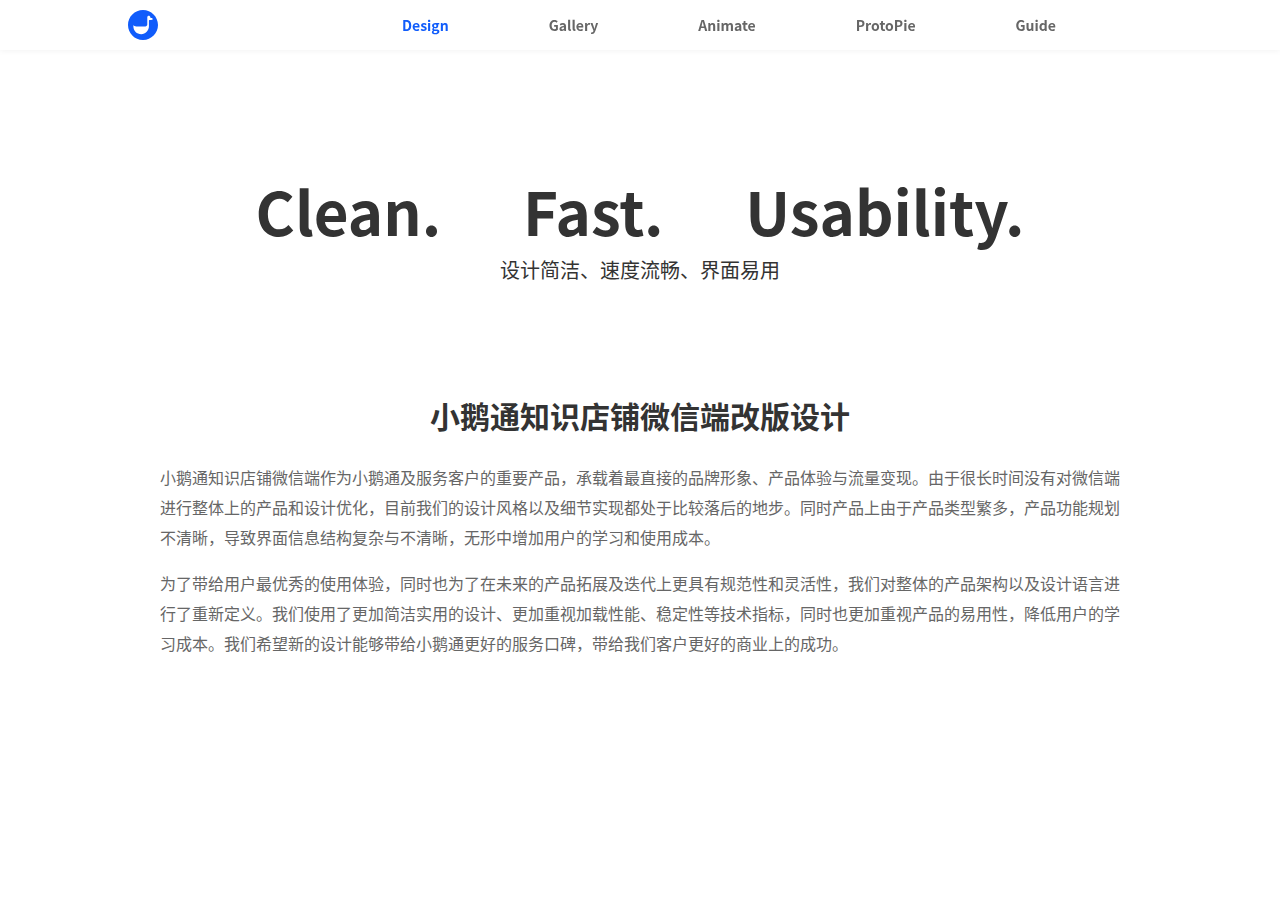
<file: index.html>
<!DOCTYPE html>
<html lang="en" dir="ltr">
  <head>
    <meta charset="utf-8">
    <title>XIAOE WECHAT</title>
    <link rel="stylesheet" href="css/animate.css">
    <link rel="stylesheet" href="css/reset.css">
    <link rel="stylesheet" href="css/style.css">
  </head>
  <body>
      <div class="top_nav">
          <div class="menu_warp">
              <img class="brand_logo" src="img/brand_logo.svg" alt="">
              <ul>
                <li class="active"><a href="index.html">Design</a></li>
                <li><a href="gallery.html">Gallery</a></li>
                <li><a href="animate.html">Animate</a></li>
                <li>ProtoPie</li>
                <li><a href="guide.html">Guide</a></li>
              </ul>
          </div>
      </div>
      <div class="slogan">
        <h1>Clean.&nbsp;&nbsp;&nbsp;&nbsp;&nbsp;&nbsp;Fast.&nbsp;&nbsp;&nbsp;&nbsp;&nbsp;&nbsp;Usability.</h1>
        <p>设计简洁、速度流畅、界面易用</p>
      </div>
      <div class="intro">
        <h2>小鹅通知识店铺微信端改版设计</h2>
        </br>
        </br>
        <p>小鹅通知识店铺微信端作为小鹅通及服务客户的重要产品，承载着最直接的品牌形象、产品体验与流量变现。由于很长时间没有对微信端进行整体上的产品和设计优化，目前我们的设计风格以及细节实现都处于比较落后的地步。同时产品上由于产品类型繁多，产品功能规划不清晰，导致界面信息结构复杂与不清晰，无形中增加用户的学习和使用成本。</p>
        </br>
        <p>为了带给用户最优秀的使用体验，同时也为了在未来的产品拓展及迭代上更具有规范性和灵活性，我们对整体的产品架构以及设计语言进行了重新定义。我们使用了更加简洁实用的设计、更加重视加载性能、稳定性等技术指标，同时也更加重视产品的易用性，降低用户的学习成本。我们希望新的设计能够带给小鹅通更好的服务口碑，带给我们客户更好的商业上的成功。</p>
      </div>
  </body>
</html>
</file>
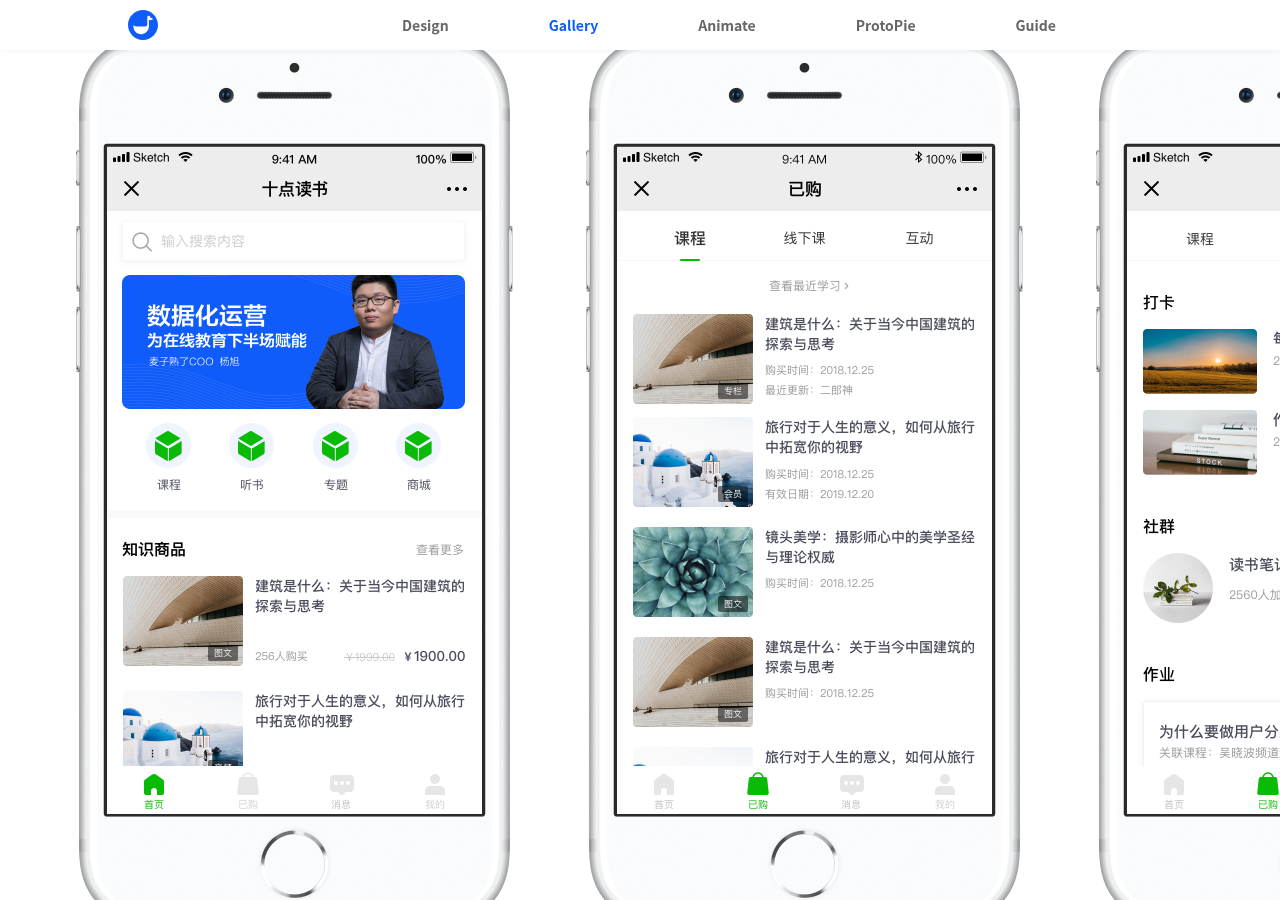
<file: gallery.html>
<!DOCTYPE html>
<html lang="en" dir="ltr">
  <head>
    <meta charset="utf-8">
    <title>XIAOE WECHAT</title>
    <link rel="stylesheet" href="css/animate.css">
    <link rel="stylesheet" href="css/reset.css">
    <link rel="stylesheet" href="css/style.css">
  </head>
  <body>
      <div class="top_nav">
          <div class="menu_warp">
              <img class="brand_logo" src="img/brand_logo.svg" alt="">
              <ul>
                <li><a href="index.html">Design</a></li>
                <li class="active"><a href="gallery.html">Gallery</a></li>
                <li><a href="animate.html">Animate</a></li>
                <li>ProtoPie</li>
                <li><a href="guide.html">Guide</a></li>
              </ul>
          </div>
      </div>
      <div class="content">
        <div class="artbord_warp">
          <div class="artbord_position">
              <div class="artbord_home_tab"><img src="img/home.png" title="首页"></div>
              <div class="artbord_top"><img src="img/home_top.png" alt=""></div>
              <div class="artbord_bot"><img src="img/home_bot.png" alt=""></div>
          </div>
        </div>
        <div class="artbord_warp">
          <div class="artbord_position">
              <div class="artbord_buy_lesson_tab"><img src="img/buy_lesson.png" title="已购_课程"></div>
              <div class="artbord_top"><img src="img/buy_lesson_top.png" alt=""></div>
              <div class="artbord_bot"><img src="img/buy_bot.png" alt=""></div>
          </div>
        </div>
          <div class="artbord_warp">
            <div class="artbord_position">
              <div class="artbord_buy_tab"><img src="img/buy.png" title="已购_互动"></div>
              <div class="artbord_top"><img src="img/buy_top.png" alt=""></div>
              <div class="artbord_bot"><img src="img/buy_bot.png" alt=""></div>
            </div>
          </div>
          <div class="artbord_warp">
            <div class="artbord_position">
              <div class="artbord_info_tab"><img src="img/info.png" title="消息"></div>
              <div class="artbord_top"><img src="img/info_top.png" alt=""></div>
              <div class="artbord_bot"><img src="img/info_bot.png" alt=""></div>
            </div>
          </div>
          <div class="artbord_warp">
            <div class="artbord_position">
              <div class="artbord_account_tab"><img src="img/account.png" title="我的"></div>
              <div class="artbord_top"><img src="img/account_top.png" alt=""></div>
              <div class="artbord_bot"><img src="img/account_bot.png" alt=""></div>
            </div>
          </div>
          <div class="artbord_warp">
            <div class="artbord_position">
              <div class="artbord_search"><img src="img/search.png" title="搜索交互"></div>
            </div>
          </div>
          <!-- <div class="artbord_warp">
            <div class="artbord_position">
              <div class="artbord_imgtxt_front"><img src="img/imgtxt_front.png" title="图文_购买前_拼团"></div>
              <div class="artbord_top"><img src="img/imgtxt_front_top.png" alt=""></div>
              <div class="artbord_bot_imgtext"><img src="img/imgtxt_front_bot.png" alt=""></div>
            </div>
          </div>
          <div class="artbord_warp">
            <div class="artbord_position">
              <div class="artbord_imgtxt_frontcommon"><img src="img/imgtxt_front.png" title="图文_购买前_常规"></div>
              <div class="artbord_top"><img src="img/imgtxt_front_top.png" alt=""></div>
              <div class="artbord_bot_imgtext"><img src="img/imgtxt_froncommont_bot.png" alt=""></div>
            </div>
          </div>
          <div class="artbord_warp">
            <div class="artbord_position">
              <div class="artbord_imgtxt_frontcommon_green"><img src="img/imgtxt_front_green.png" title="图文_购买前_常规"></div>
              <div class="artbord_top"><img src="img/imgtxt_front_top.png" alt=""></div>
              <div class="artbord_bot_imgtext"><img src="img/imgtxt_front_green_bot.png" alt=""></div>
            </div>
          </div>
          <div class="artbord_warp">
            <div class="artbord_position">
              <div class="artbord_imgtxt_end"><img src="img/imgtxt_end.png" title="图文_购买后"></div>
              <div class="artbord_top"><img src="img/imgtxt_front_top.png" alt=""></div>
              <div class="artbord_bot_imgtext"><img src="img/imgtxt_end_bot.png" alt=""></div>
            </div>
          </div>
          <div class="artbord_warp">
            <div class="artbord_position">
              <div class="artbord_imgtxt_comment"><img src="img/imgtxt_comment.png" title="图文_评论"></div>
              <div class="artbord_top"><img src="img/imgtxt_front_top.png" alt=""></div>
              <div class="artbord_bot_imgtext"><img src="img/imgtxt_end_bot.png" alt=""></div>
            </div>
          </div>
          <div class="artbord_warp">
            <div class="artbord_position">
              <div class="artbord_comment"><img src="img/comment.png" title="图文_评论交互"></div>
            </div>
          </div>
          <div class="artbord_warp">
            <div class="artbord_position">
              <div class="artbord_imgtxt_recommend"><img src="img/imgtxt_recommend.png" title="图文_相关推荐"></div>
              <div class="artbord_top"><img src="img/imgtxt_front_top.png" alt=""></div>
              <div class="artbord_bot_imgtext"><img src="img/imgtxt_end_bot.png" alt=""></div>
            </div>
          </div>
          <div class="artbord_warp">
            <div class="artbord_position">
              <div class="artbord_voice_style1"><img src="img/vocie_style1.png" title="音频_样式1"></div>
              <div class="artbord_top"><img src="img/imgtxt_front_top.png" alt=""></div>
              <div class="artbord_bot_imgtext"><img src="img/vocie_end_bot.png" alt=""></div>
            </div>
          </div>
          <div class="artbord_warp">
            <div class="artbord_position">
              <div class="artbord_voice_style2"><img src="img/vocie_style2.png" title="音频_样式2"></div>
              <div class="artbord_top"><img src="img/imgtxt_front_top.png" alt=""></div>
              <div class="artbord_bot_imgtext"><img src="img/vocie_end_bot.png" alt=""></div>
            </div>
          </div>
          <div class="artbord_warp">
            <div class="artbord_position">
              <div class="artbord_voice_window"><img src="img/vocie_window.png" title="音频_课程目录交互"></div>
            </div>
          </div>
          <div class="artbord_warp">
            <div class="artbord_position">
              <div class="artbord_video_front"><img src="img/video_front.png" title="视频_购买前"></div>
              <div class="artbord_top"><img src="img/video_front_top.png" alt=""></div>
              <div class="artbord_bot_imgtext"><img src="img/video_front_bot.png" alt=""></div>
            </div>
          </div>
          <div class="artbord_warp">
            <div class="artbord_position">
              <div class="artbord_video_end"><img src="img/video_end.png" title="视频_购买后"></div>
              <div class="artbord_top"><img src="img/video_front_top.png" alt=""></div>
              <div class="artbord_bot_imgtext"><img src="img/video_end_bot.png" alt=""></div>
            </div>
          </div>
          <div class="artbord_warp">
            <div class="artbord_position">
              <div class="artbord_live_front"><img src="img/live_front.png" title="直播_购买前"></div>
              <div class="artbord_top"><img src="img/video_front_top.png" alt=""></div>
              <div class="artbord_bot_imgtext"><img src="img/video_front_bot.png" alt=""></div>
            </div>
          </div>
          <div class="artbord_warp">
            <div class="artbord_position">
              <div class="artbord_live_end_join"><img src="img/live_end_join.png" title="直播_购买后_进入直播"></div>
              <div class="artbord_top"><img src="img/video_front_top.png" alt=""></div>
              <div class="artbord_bot_imgtext"><img src="img/live_end_join_bot.png" alt=""></div>
            </div>
          </div>
          <div class="artbord_warp">
            <div class="artbord_position">
              <div class="artbord_live_end_replay"><img src="img/live_end_replay.png" title="直播_购买后_进入回看"></div>
              <div class="artbord_top"><img src="img/video_front_top.png" alt=""></div>
              <div class="artbord_bot_imgtext"><img src="img/live_end_replay_bot.png" alt=""></div>
            </div>
          </div>
          <div class="artbord_warp">
            <div class="artbord_position">
              <div class="artbord_ebook_front"><img src="img/ebook_front.png" title="电子书_购买前"></div>
              <div class="artbord_top"><img src="img/video_front_top.png" alt=""></div>
              <div class="artbord_bot_imgtext"><img src="img/ebook_front_bot.png" alt=""></div>
            </div>
          </div>
          <div class="artbord_warp">
            <div class="artbord_position">
              <div class="artbord_ebook_end"><img src="img/ebook_end.png" title="电子书_购买前"></div>
              <div class="artbord_top"><img src="img/video_front_top.png" alt=""></div>
              <div class="artbord_bot_imgtext"><img src="img/ebook_end_bot.png" alt=""></div>
            </div>
          </div> -->
      </div>
  </body>
</html>
</file>
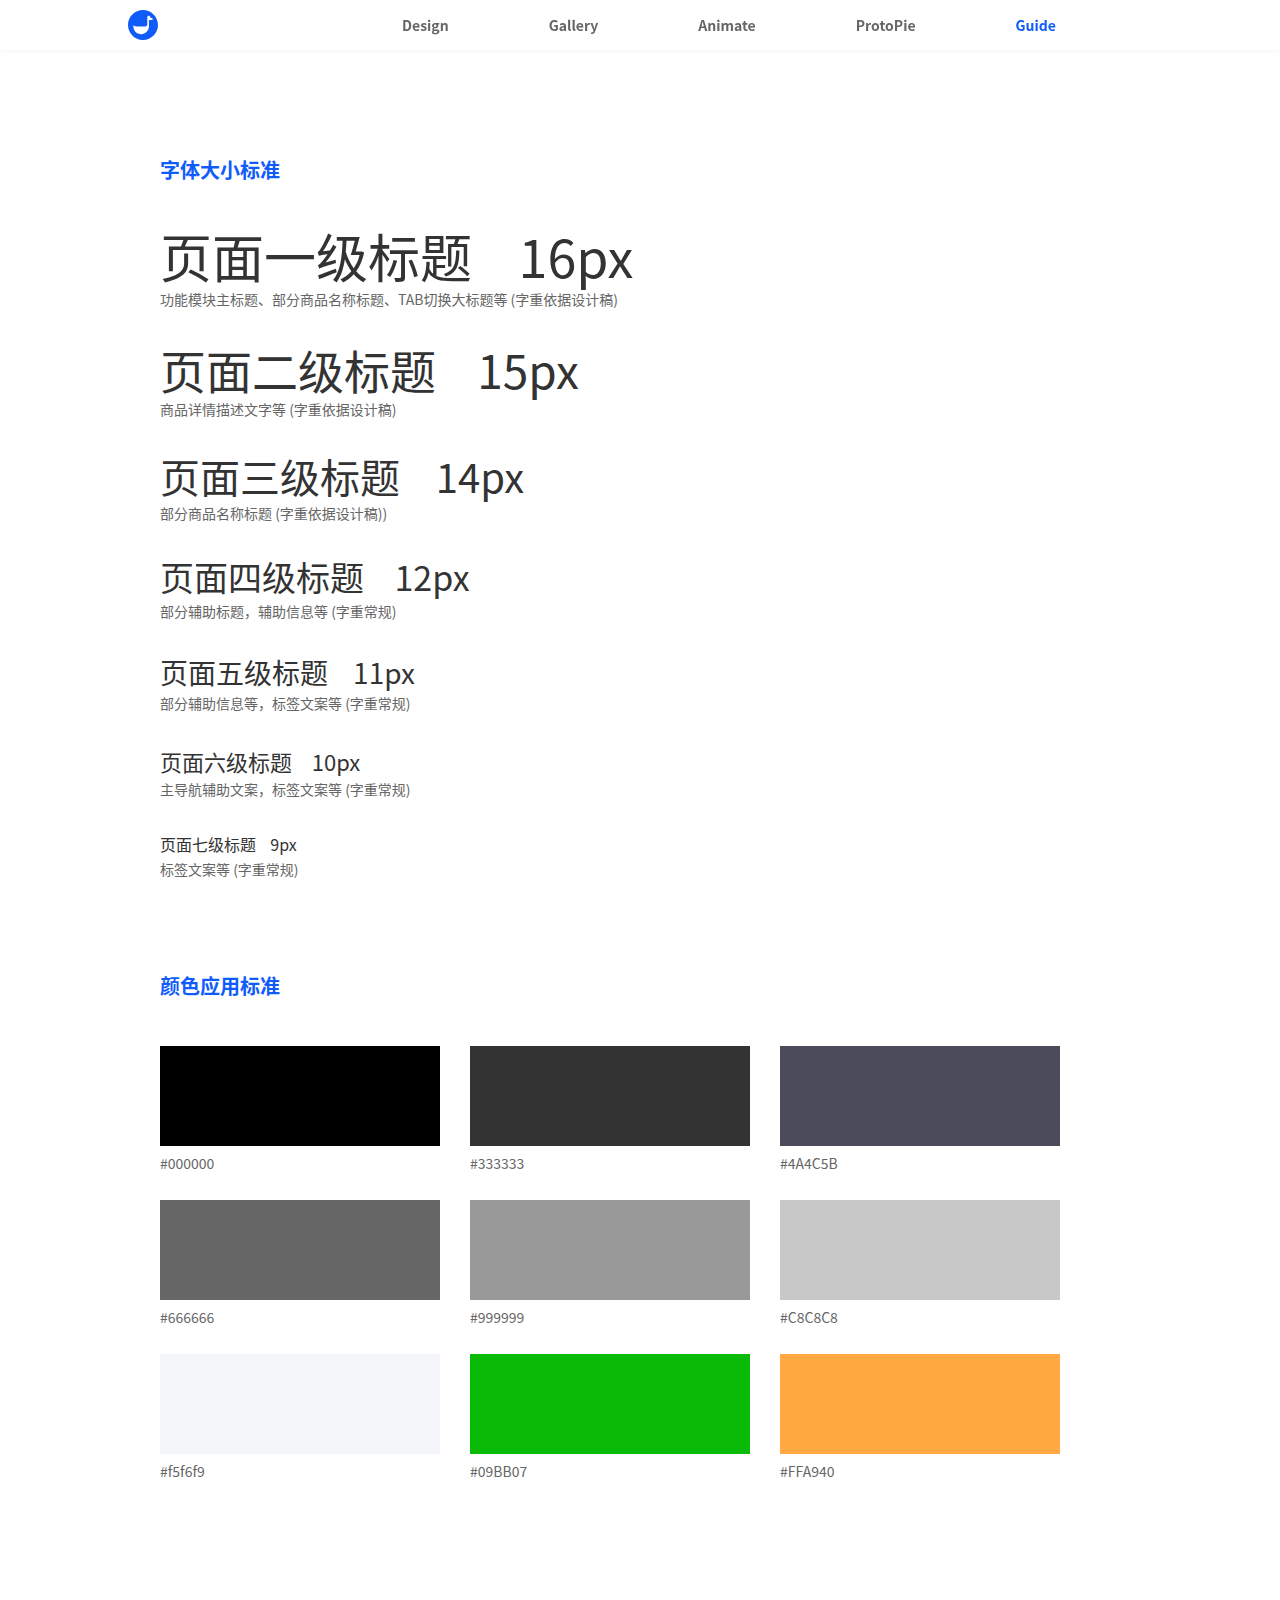
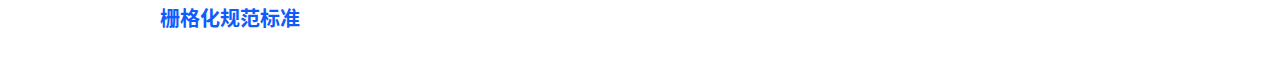
<file: guide.html>
<!DOCTYPE html>
<html lang="en" dir="ltr">
  <head>
    <meta charset="utf-8">
    <title>XIAOE WECHAT</title>
    <link rel="stylesheet" href="css/animate.css">
    <link rel="stylesheet" href="css/reset.css">
    <link rel="stylesheet" href="css/style.css">
  </head>
  <body>
      <div class="top_nav">
          <div class="menu_warp">
              <img class="brand_logo" src="img/brand_logo.svg" alt="">
              <ul>
                <li><a href="index.html">Design</a></li>
                <li><a href="gallery.html">Gallery</a></li>
                <li><a href="animate.html">Animate</a></li>
                <li>ProtoPie</li>
                <li class="active"><a href="guide.html">Guide</a></li>
              </ul>
          </div>
      </div>
      <div class="content_guide">
        <h2>字体大小标准</h2>
        <div class="font52">页面一级标题&nbsp;&nbsp;&nbsp;&nbsp;16px</div>
        <p>功能模块主标题、部分商品名称标题、TAB切换大标题等 (字重依据设计稿) </p>
        <div class="font46">页面二级标题&nbsp;&nbsp;&nbsp;&nbsp;15px</div>
        <p>商品详情描述文字等 (字重依据设计稿) </p>
        <div class="font40">页面三级标题&nbsp;&nbsp;&nbsp;&nbsp;14px</div>
        <p>部分商品名称标题 (字重依据设计稿)) </p>
        <div class="font34">页面四级标题&nbsp;&nbsp;&nbsp;&nbsp;12px</div>
        <p>部分辅助标题，辅助信息等 (字重常规) </p>
        <div class="font28">页面五级标题&nbsp;&nbsp;&nbsp;&nbsp;11px</div>
        <p>部分辅助信息等，标签文案等 (字重常规)</p>
        <div class="font22">页面六级标题&nbsp;&nbsp;&nbsp;&nbsp;10px</div>
        <p>主导航辅助文案，标签文案等 (字重常规)</p>
        <div class="font16">页面七级标题&nbsp;&nbsp;&nbsp;&nbsp;9px</div>
        <p>标签文案等 (字重常规)</p>
        <h2>颜色应用标准</h2>
        <div class="color_warp">
          <ul>
            <li>
              <div class="color_1"></div>
              <p>#000000</p>
            </li>
            <li>
              <div class="color_2"></div>
              <p>#333333</p>
            </li>
            <li>
              <div class="color_3"></div>
              <p>#4A4C5B</p>
            </li>
            <li>
              <div class="color_4"></div>
              <p>#666666</p>
            </li>
            <li>
              <div class="color_5"></div>
              <p>#999999</p>
            </li>
            <li>
              <div class="color_6"></div>
              <p>#C8C8C8</p>
            </li>
            <li>
              <div class="color_7"></div>
              <p>#f5f6f9</p>
            </li>
            <li>
              <div class="color_8"></div>
              <p>#09BB07</p>
            </li>
            <li>
              <div class="color_9"></div>
              <p>#FFA940</p>
            </li>
          </ul>
        </div>
        <h2>栅格化规范标准</h2>
        <div class="layout_warp">
        </div>
      </div>
  </body>
</html>
</file>
<file: css/style.css>
html {
  height: 100%;
}

body {
  font-family:-apple-system,BlinkMacSystemFont,"Segoe UI",Roboto,"Segoe UI","Helvetica Neue","PingFang SC","Noto Sans","Noto Sans CJK SC","Microsoft YaHei",微软雅黑,sans-serif;
  margin: 0;
  padding: 0;
  height: 100%;
  background-color: #fff;
  -webkit-font-smoothing: antialiased;
}

.top_nav {
  z-index: 99;
  width: 100%;
  height: 50px;
  background: #fff;
  position: fixed;
  box-shadow: 0px 1px 6px rgba(0, 0, 0, 0.05);
}

.menu_warp {
  margin: 0 auto;
  max-width: 1440px;
  padding-left: 10%;
  padding-right: 10%;
  height: 50px;
  line-height: 50px;
}

.brand_logo {
  width: 30px;
  height: 30px;
  padding-top: 10px;
  float: left;
}

.top_nav .menu_warp ul {
  float: right;
  width: 800px;
  height: 50px;
}

.top_nav .menu_warp .active a {
  font-size: 14px;
  color: #105CFB;
  font-weight: bold;
  text-decoration: none;
}

.top_nav .menu_warp ul li {
  font-size: 14px;
  float: left;
  margin: 0 50px;
  line-height: 50px;
  color: #666;
  font-weight: bold;
}

.top_nav .menu_warp ul li a {
  font-size: 14px;
  font-weight: bold;
  color: #666;
  text-decoration: none;
}


/************ gallery ************/
.content {
  width: 15000px;
  padding-left: 5%;
  padding-right: 5%;
  height: 100%;
  overflow-x: scroll;
  margin-left: auto;
  margin-right: auto;
  display: flex;
  align-items: center;
}

.content h1 {
  font-size: 24px;
  color: #333;
  font-weight:bold;
}
.content .artbord_warp {
  top: 30px;
  width: 460px;
  height: 900px;
  margin-right: 50px;
  float: left;
  position: relative;
  background-image: url(../img/iphone8.png);
  background-position: center;
  background-size: cover;
}

.artbord_warp .artbord_position {
  position: absolute;
  width: 375px;
  height: 667px;
  left: 43px;
  top: 117px;
}

/* 已购互动 */
.content .artbord_buy_tab {
  position: absolute;
  left: 0px;
  top: 0px;
  width: 375px;
  height: 667px;
  overflow-y: scroll;
}


/* 已购课程 */
.content .artbord_buy_lesson_tab {
  position: absolute;
  left: 0px;
  top: 0px;
  width: 375px;
  height: 667px;
  overflow-y: scroll;
}

.artbord_warp .artbord_top {
  position: absolute;
  left: 0px;
  top: 0px;
  width: 375px;
  height: 114px;
}

.artbord_warp .artbord_bot {
  position: absolute;
  left: 0px;
  bottom: 0px;
  width: 375px;
  height: 48px;
}

.content .artbord_warp img {
  width: 375px;
}

/* 消息 */
.content .artbord_info_tab {
  position: absolute;
  left: 0px;
  top: 0px;
  width: 375px;
  height: 667px;
  overflow-y: scroll;
}


/* 个人中心 */
.content .artbord_account_tab {
  position: absolute;
  left: 0px;
  top: 0px;
  width: 375px;
  height: 667px;
  overflow-y: scroll;
}

/* 首页 */
.content .artbord_home_tab {
  position: absolute;
  left: 0px;
  top: 0px;
  width: 375px;
  height: 667px;
  overflow-y: scroll;
}

/* 搜索 */
.content .artbord_search {
  position: absolute;
  left: 0px;
  top: 0px;
  width: 375px;
  height: 667px;
}

/* 评论 */
.content .artbord_comment {
  position: absolute;
  left: 0px;
  top: 0px;
  width: 375px;
  height: 667px;
}

/* 图文购买前 */
.content .artbord_imgtxt_front {
  position: absolute;
  left: 0px;
  top: 0px;
  width: 375px;
  height: 667px;
  overflow-y: scroll;
}

.content .artbord_imgtxt_frontcommon {
  position: absolute;
  left: 0px;
  top: 0px;
  width: 375px;
  height: 667px;
  overflow-y: scroll;
}

.content .artbord_imgtxt_frontcommon_green {
  position: absolute;
  left: 0px;
  top: 0px;
  width: 375px;
  height: 667px;
  overflow-y: scroll;
}

.artbord_warp .artbord_bot_imgtext {
  position: absolute;
  left: 0px;
  bottom: 0px;
  width: 375px;
  height: 54px;
}

/* 图文购买后 */
.content .artbord_imgtxt_end {
  position: absolute;
  left: 0px;
  top: 0px;
  width: 375px;
  height: 667px;
  overflow-y: scroll;
}

.content .artbord_imgtxt_comment {
  position: absolute;
  left: 0px;
  top: 0px;
  width: 375px;
  height: 667px;
  overflow-y: scroll;
}

.content .artbord_imgtxt_recommend {
  position: absolute;
  left: 0px;
  top: 0px;
  width: 375px;
  height: 667px;
  overflow-y: scroll;
}

/* 音频样式1 */
.content .artbord_voice_style1 {
  position: absolute;
  left: 0px;
  top: 0px;
  width: 375px;
  height: 667px;
  overflow-y: scroll;
}

/* 音频样式2 */
.content .artbord_voice_style2 {
  position: absolute;
  left: 0px;
  top: 0px;
  width: 375px;
  height: 667px;
  overflow-y: scroll;
}

/* 音频弹出交互 */
.content .artbord_voice_window {
  position: absolute;
  left: 0px;
  top: 0px;
  width: 375px;
  height: 667px;
}

/* 视频购买前 */
.content .artbord_video_front {
  position: absolute;
  left: 0px;
  top: 0px;
  width: 375px;
  height: 667px;
  overflow-y: scroll;
}

/* 视频购买后 */
.content .artbord_video_end {
  position: absolute;
  left: 0px;
  top: 0px;
  width: 375px;
  height: 667px;
  overflow-y: scroll;
}

.content .artbord_live_front {
  position: absolute;
  left: 0px;
  top: 0px;
  width: 375px;
  height: 667px;
  overflow-y: scroll;
}

.content .artbord_live_end_join {
  position: absolute;
  left: 0px;
  top: 0px;
  width: 375px;
  height: 667px;
  overflow-y: scroll;
}

.content .artbord_live_end_replay {
  position: absolute;
  left: 0px;
  top: 0px;
  width: 375px;
  height: 667px;
  overflow-y: scroll;
}

.content .artbord_ebook_front {
  position: absolute;
  left: 0px;
  top: 0px;
  width: 375px;
  height: 667px;
  overflow-y: scroll;
}

.content .artbord_ebook_end {
  position: absolute;
  left: 0px;
  top: 0px;
  width: 375px;
  height: 667px;
  overflow-y: scroll;
}




/************ Animate ************/

.artbord_warp video {
  width: 375px;
}

.artbord_warp .artbord_video_like {
  position: absolute;
  left: 43px;
  top: 117px;
  width: 375px;
  height: 667px;
  overflow: hidden;
}

/************ index ************/

.slogan {
  margin: 0 auto;
  width: 960px;
  height: auto;
  padding-top: 180px;
  text-align: center;
}

.slogan h1 {
  font-size: 60px;
  font-weight: bold;
  color: #333;
}

.slogan p {
  font-size: 20px;
  color: #333;
  margin-top: 20px;
}


.intro {
  margin: 0 auto;
  width: 960px;
  height: auto;
  margin-top: 120px;
  text-align: center;
}

.intro h2 {
  font-size: 30px;
  font-weight: bold;
  color: #333;
}

.intro p {
  font-size: 16px;
  color: #666;
  font-weight: 400;
  text-align: left;
  line-height: 30px;
}


/************ guide ************/

.content_guide {
  display: block;
  margin: 0 auto;
  width: 960px;
  height: auto;
  padding-top: 60px;
}

.content_guide  p {
  color: #666;
  font-size: 14px;
}

.content_guide h2 {
  font-size: 20px;
  font-weight: bold;
  color: #105CFB;
  margin-bottom: 50px;
  margin-top: 100px;
  display: inline-block;
}

.content_guide  .font52 {
  font-size: 52px;
  color: #333;
  margin-bottom: 10px;
}

.content_guide  .font46 {
  font-size: 46px;
  color: #333;
  margin-top: 40px;
  margin-bottom: 10px;
}

.content_guide  .font40 {
  font-size: 40px;
  color: #333;
  margin-top: 40px;
  margin-bottom: 10px;
}

.content_guide  .font34 {
  font-size: 34px;
  color: #333;
  margin-top: 40px;
  margin-bottom: 10px;
}

.content_guide  .font28 {
  font-size: 28px;
  color: #333;
  margin-top: 40px;
  margin-bottom: 10px;
}

.content_guide  .font22 {
  font-size: 22px;
  color: #333;
  margin-top: 40px;
  margin-bottom: 10px;
}

.content_guide  .font16 {
  font-size: 16px;
  color: #333;
  margin-top: 40px;
  margin-bottom: 10px;
}

.color_warp {
  width: 960px;
  display: block;
  margin: 0 auto;
}

.color_warp ul li {
  float: left;
  margin-right: 30px;
  margin-bottom: 30px;
}

.color_1 {
  width: 280px;
  height: 100px;
  background-color: #000;
  display: block;
  margin-bottom: 10px;
}

.color_2 {
  width: 280px;
  height: 100px;
  background-color: #333;
  display: block;
  margin-bottom: 10px;
}

.color_3 {
  width: 280px;
  height: 100px;
  background-color: #4A4C5B;
  display: block;
  margin-bottom: 10px;
}

.color_4 {
  width: 280px;
  height: 100px;
  background-color: #666666;
  display: block;
  margin-bottom: 10px;
}

.color_5 {
  width: 280px;
  height: 100px;
  background-color: #999999;
  display: block;
  margin-bottom: 10px;
}

.color_6 {
  width: 280px;
  height: 100px;
  background-color: #C8C8C8;
  display: block;
  margin-bottom: 10px;
}

.color_7 {
  width: 280px;
  height: 100px;
  background-color: #f5f6f9;
  display: block;
  margin-bottom: 10px;
}

.color_8 {
  width: 280px;
  height: 100px;
  background-color: #09BB07;
  display: block;
  margin-bottom: 10px;
}

.color_9 {
  width: 280px;
  height: 100px;
  background-color: #FFA940;
  display: block;
  margin-bottom: 10px;
}

.layout_warp {
  width: 960px;
  display: block;
  margin: 0 auto;
  clear: both;
}
</file>
